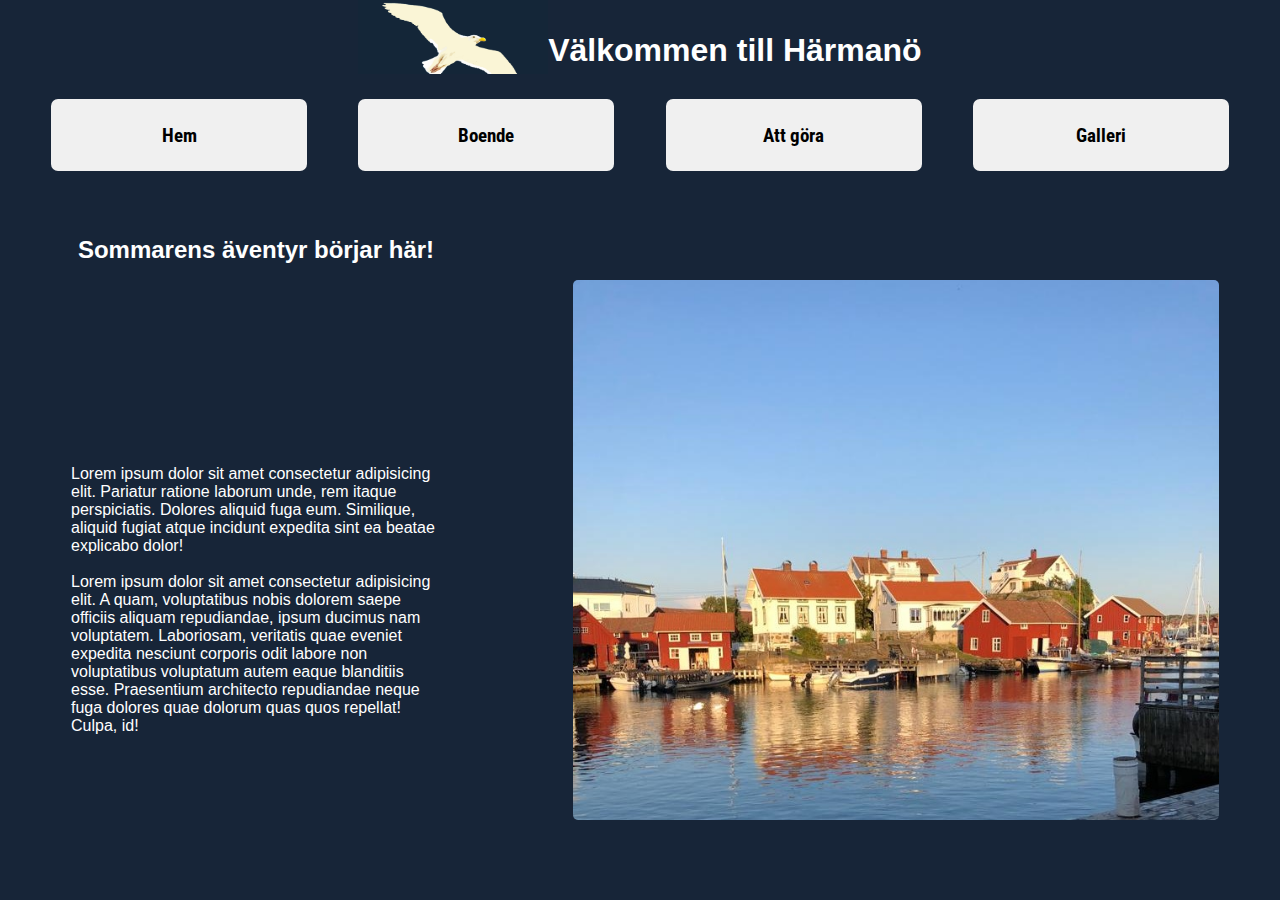
<file: index.html>
<!DOCTYPE html>
<html lang="en">
<head>
    <meta charset="UTF-8">
    <meta http-equiv="X-UA-Compatible" content="IE=edge">
    <meta name="viewport" content="width=device-width, initial-scale=1.0">
    <title>Välkommen till Härmanö</title>
    <link rel="stylesheet" href="css/style.css">
    <link rel="preconnect" href="https://fonts.googleapis.com">
    <link rel="preconnect" href="https://fonts.gstatic.com" crossorigin>
    <link href="https://fonts.googleapis.com/css2?family=Roboto+Condensed:wght@700&display=swap" rel="stylesheet">
</head>
<body>
    <div id="grid_wrapper">
        <header id="rubrik">
            <img src="img/webb-logga-2-v1.png" alt="Sidans logga" id="logga">
            <h1>Välkommen till Härmanö</h1>
        </header>
        <nav>

            <ul id="nav-links" > 
                <li><a href="index.html">Hem</a></li>
                <li><a href="boende.html">Boende</a></li>
                <li><a href="att_gora.html">Att göra</a></li>
                <li><a href="galleri.html">Galleri</a></li>
            </ul>

            <div id="burger">
                <div id="burger_button">
                <div id="line_1" class="burger_line"></div>
                <div id="line_2" class="burger_line"></div>
                <div id="line_3" class="burger_line"></div>
                </div>
            </div>
        </nav>
        <figure id="img-parent">
            <img src="img/start_img.jpg" alt="Bild på Härmanö" id="image_start">
        </figure>
        
        <article id="article_start">
                <h2>
                    Sommarens äventyr börjar här!
                </h2>
                <p>Lorem ipsum dolor sit amet consectetur adipisicing elit. Pariatur ratione laborum unde, rem itaque perspiciatis. Dolores aliquid fuga eum. Similique, aliquid fugiat atque incidunt expedita sint ea beatae explicabo dolor!
                    <br>
                    <br>Lorem ipsum dolor sit amet consectetur adipisicing elit. A quam, voluptatibus nobis dolorem saepe officiis aliquam repudiandae, ipsum ducimus nam voluptatem. Laboriosam, veritatis quae eveniet expedita nesciunt corporis odit labore non voluptatibus voluptatum autem eaque blanditiis esse. Praesentium architecto repudiandae neque fuga dolores quae dolorum quas quos repellat! Culpa, id!
                </p>
        </article>

    </div>
    <script src="js/script.js"></script>
</body>
</html>
</file>
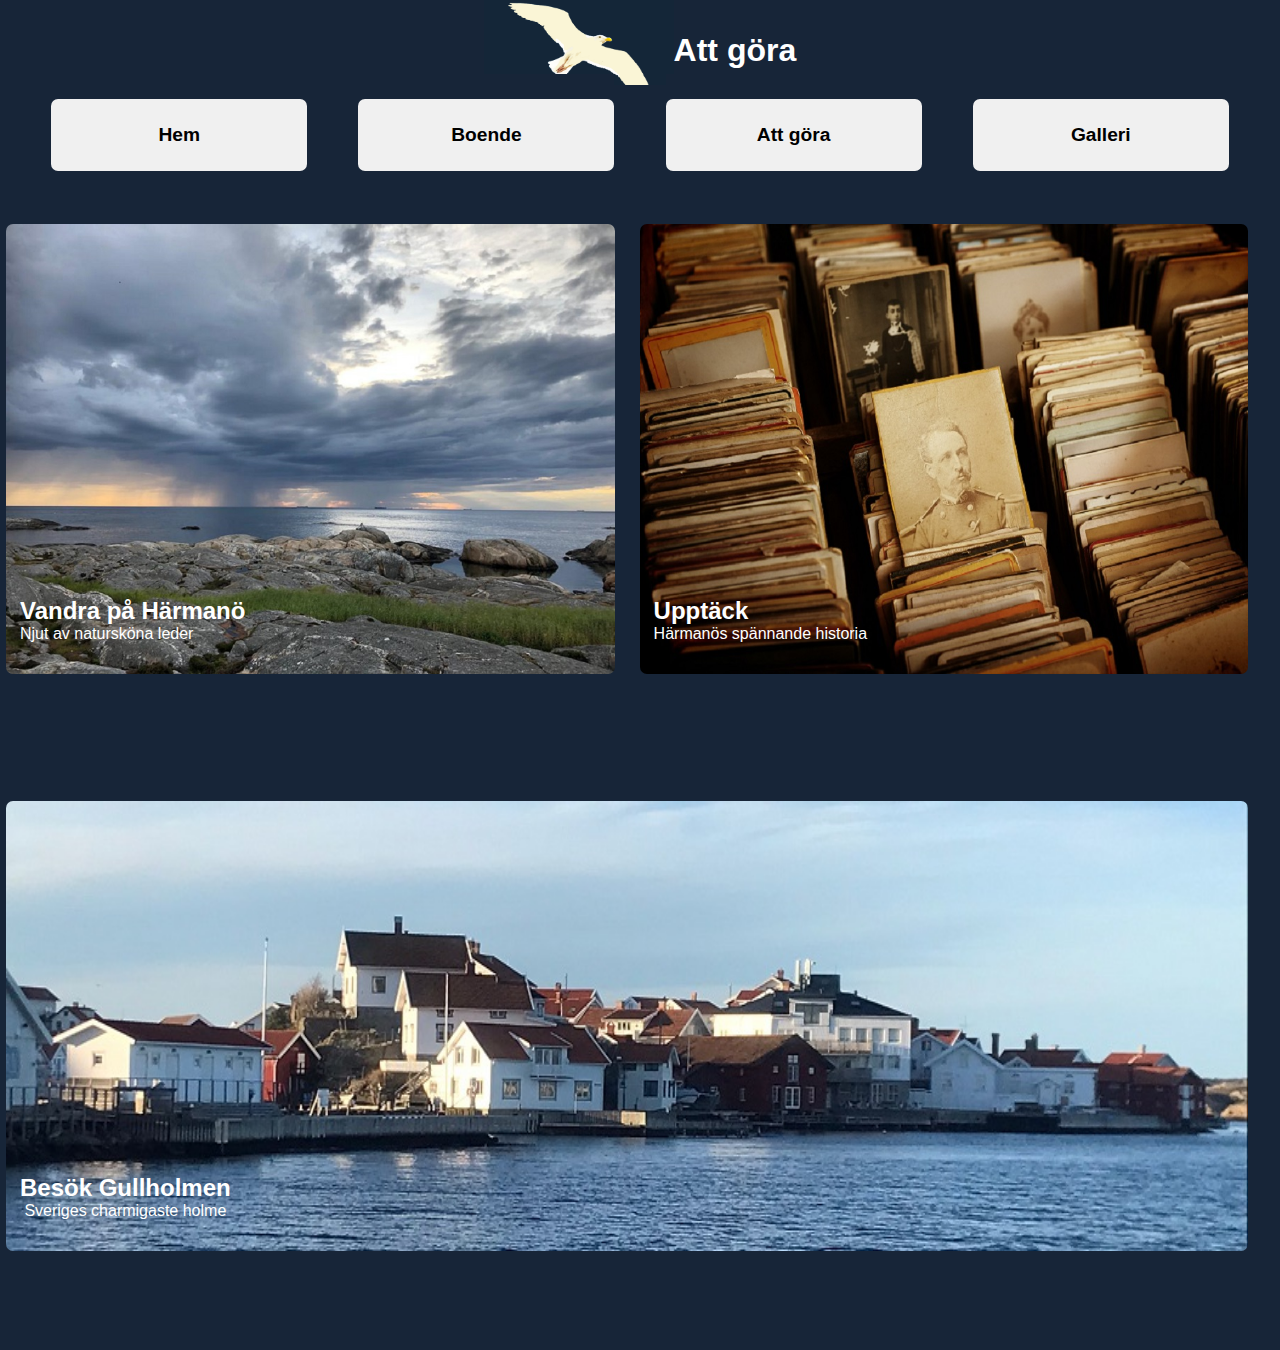
<file: att_gora.html>
<!DOCTYPE html>
<html lang="en">
<head>
    <meta charset="UTF-8">
    <meta http-equiv="X-UA-Compatible" content="IE=edge">
    <meta name="viewport" content="width=device-width, initial-scale=1.0">
    <title>Att göra på Härmanö</title>
    <link rel="stylesheet" href="css/style.css">
</head>
<body>
    <div id="grid_wrapper_att_gora">    
        <header id="rubrik">
            <img src="img/webb-logga-2-v1.png" alt="Sidans logga" id="logga">
            <h1>Att göra</h1>
        </header>

        <nav>
            <ul id="nav-links" > 
                <li><a href="index.html">Hem</a></li>
                <li><a href="boende.html">Boende</a></li>
                <li><a href="att_gora.html">Att göra</a></li>
                <li><a href="galleri.html">Galleri</a></li>
            </ul>

            <div id="burger">
                <div id="line_1" class="burger_line"></div>
                <div id="line_2" class="burger_line"></div>
                <div id="line_3" class="burger_line"></div>
            </div>
        </nav>

        <section id="activities">
            <a href="#" id="vandra_pa_harm">
                <img src="img/galleri_img1.jpg" alt="Bild på vandring" id="bild_pa_vandring">
                <div id="vandra_pa_harm_text">
                    <h2>Vandra på Härmanö</h2>
                    <p>Njut av natursköna leder</p>
                </div> 
            </a>

            <a href="#" id="upptack">
                <img src="img/mr-cup-fabien-barral-Fo5dTm6ID1Y-unsplash.jpg" alt="Bild på museum" id="bild_pa_museum">
                <article id="upptack_pa_harm_text">
                    <h2>Upptäck</h2>
                    <p>Härmanös spännande historia</p>
                </article> 
            </a>

            <a href="#" id="besok_gullh">
                <img src="img/gullholmen.jpg" alt="Bild på Gullholmen" id="bild_pa_gullh">
                <article id="besok_gullh_text">
                    <h2>Besök Gullholmen</h2>
                    <p>Sveriges charmigaste holme</p>
                </article> 
            </a>



        </section>


    </div>
    <script src="js/script_att_gora.js"></script>
    
</body>
</html>
</file>
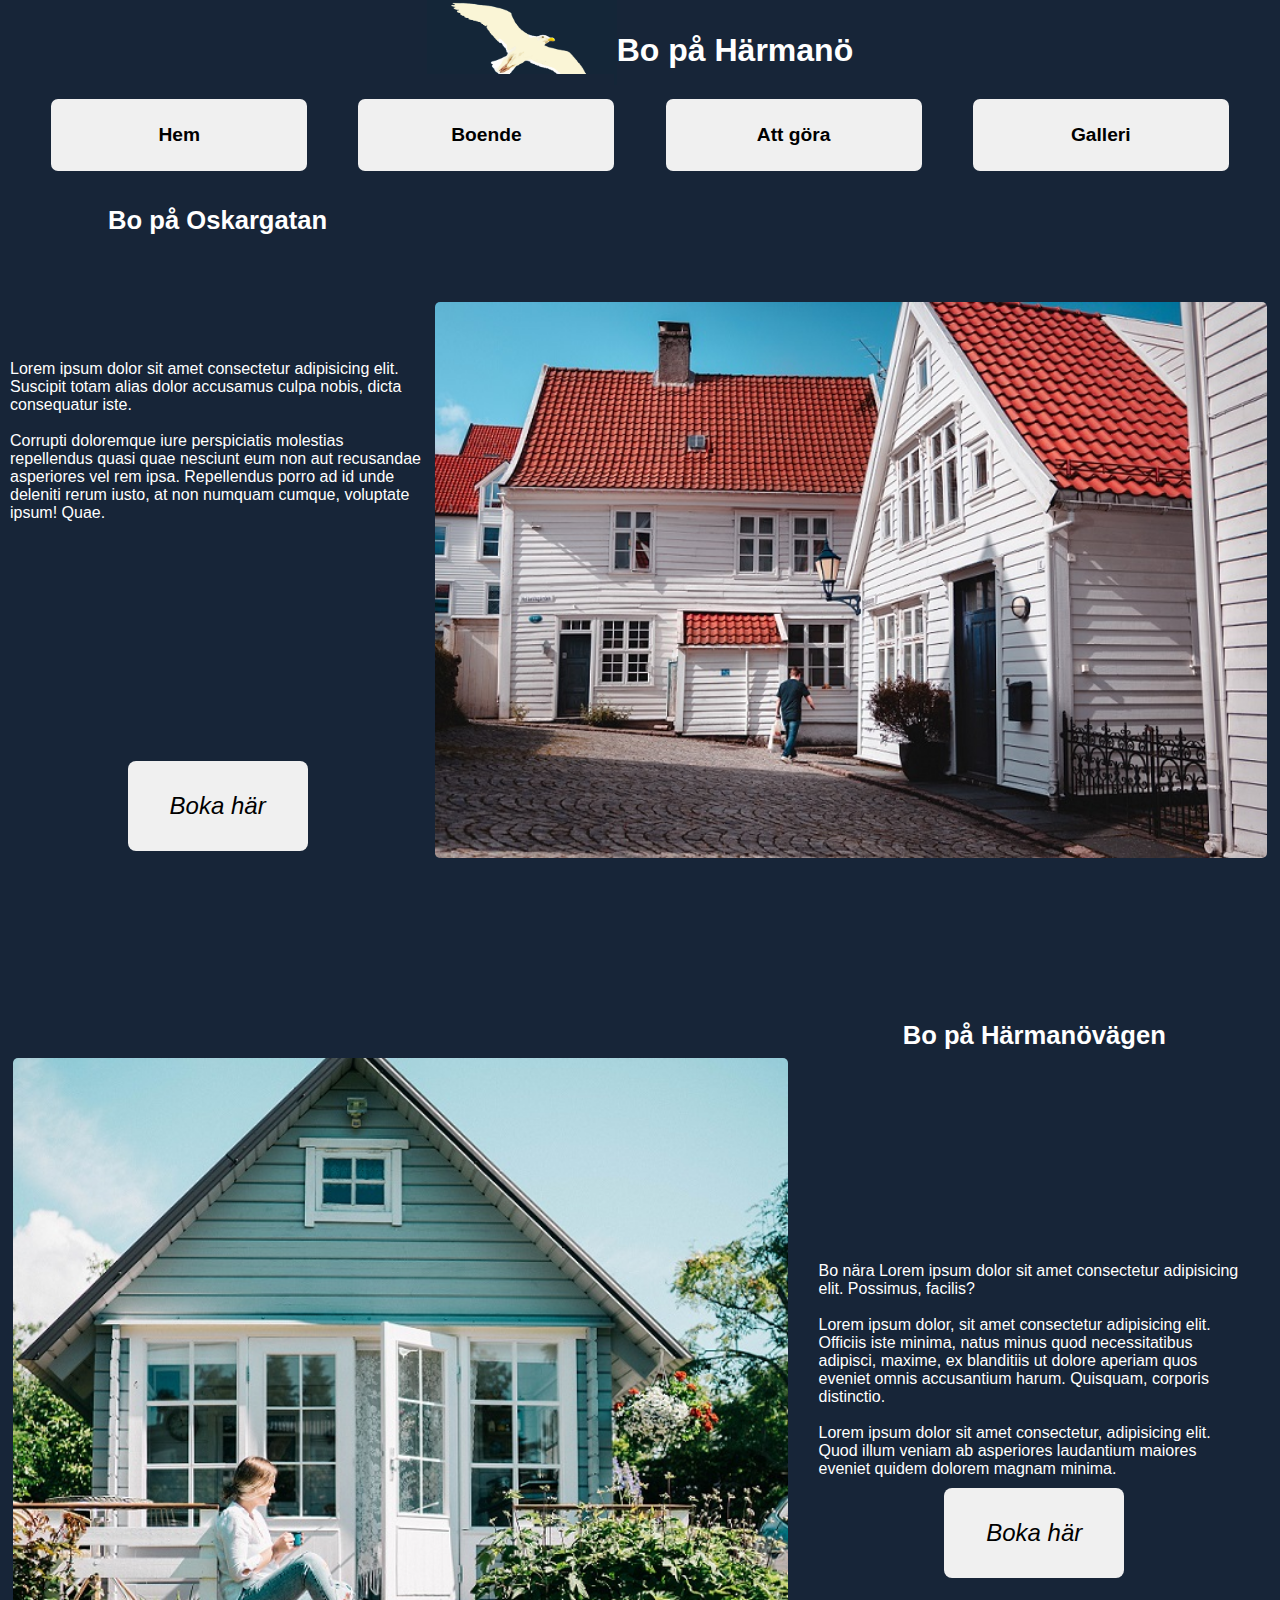
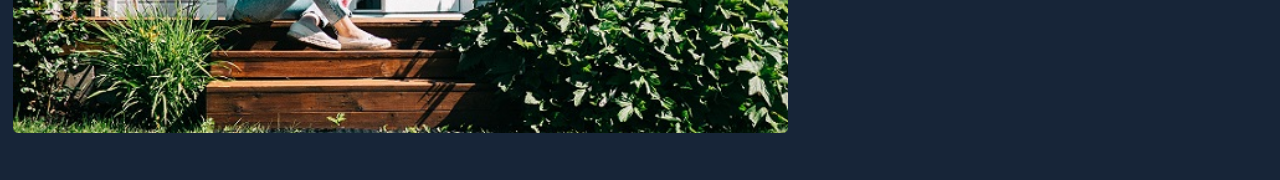
<file: boende.html>
<!DOCTYPE html>
<html lang="en">
<head>
    <meta charset="UTF-8">
    <meta http-equiv="X-UA-Compatible" content="IE=edge">
    <meta name="viewport" content="width=device-width, initial-scale=1.0">
    <title>Boende på Härmanö</title>
    <link rel="stylesheet" href="css/style.css">
</head>
<body>
    <div id="grid_wrapper_boende">
        <header id="rubrik">
            <img src="img/webb-logga-2-v1.png" alt="Sidans logga" id="logga">
            <h1>Bo på Härmanö</h1>
        </header>

        <nav>

            <ul id="nav-links" > 
                <li><a href="index.html">Hem</a></li>
                <li><a href="boende.html">Boende</a></li>
                <li><a href="att_gora.html">Att göra</a></li>
                <li><a href="galleri.html">Galleri</a></li>
            </ul>

            <div id="burger">
                <div id="line_1" class="burger_line"></div>
                <div id="line_2" class="burger_line"></div>
                <div id="line_3" class="burger_line"></div>
            </div>
        </nav>


        <section id="Harmanovagen">
            <h2 id="rubrik_harm">
                Bo på Härmanövägen
            </h2>
            <img src="img/img_harm.jpg" alt="Bild på Härmanövägen" id="bild_pa_harmanovagen">
            <div id="art_harm">
                <p id="desc_harm">
                    Bo nära Lorem ipsum dolor sit amet consectetur adipisicing elit. Possimus, facilis?                    
                    <br>
                    <br>
                    Lorem ipsum dolor, sit amet consectetur adipisicing elit. Officiis iste minima, natus minus quod necessitatibus adipisci, maxime, ex blanditiis ut dolore aperiam quos eveniet omnis accusantium harum. Quisquam, corporis distinctio.
                    <br>
                    <br>
                    Lorem ipsum dolor sit amet consectetur, adipisicing elit. Quod illum veniam ab asperiores laudantium maiores eveniet quidem dolorem magnam minima.
                </p>
                <a href="#" id="booking_button_harm">Boka här</a>
            </div>
        </section>

        <div id="oskargatan">
            <h2 id="rubrik_osk">
                Bo på Oskargatan
            </h2>
            <img src="img/img_osk.jpg" alt="Bild på Oskargatan" id="bild_pa_oskargatan">
            
            <div id="art_oskar">
                <p id="desc_osk">   
                    Lorem ipsum dolor sit amet consectetur adipisicing elit. Suscipit totam alias dolor accusamus culpa nobis, dicta consequatur iste. 
                    <br>
                    <br>
                    Corrupti doloremque iure perspiciatis molestias repellendus quasi quae nesciunt eum non aut recusandae asperiores vel rem ipsa. Repellendus porro ad id unde deleniti rerum iusto, at non numquam cumque, voluptate ipsum! Quae.                
                </p>
                <a href="#" id="booking_button_osk">
                    <p>Boka här</p>
                </a>
            </div>

        </div>


    </div>
    <script src="js/script.js"></script>
    
</body>
</html>
</file>
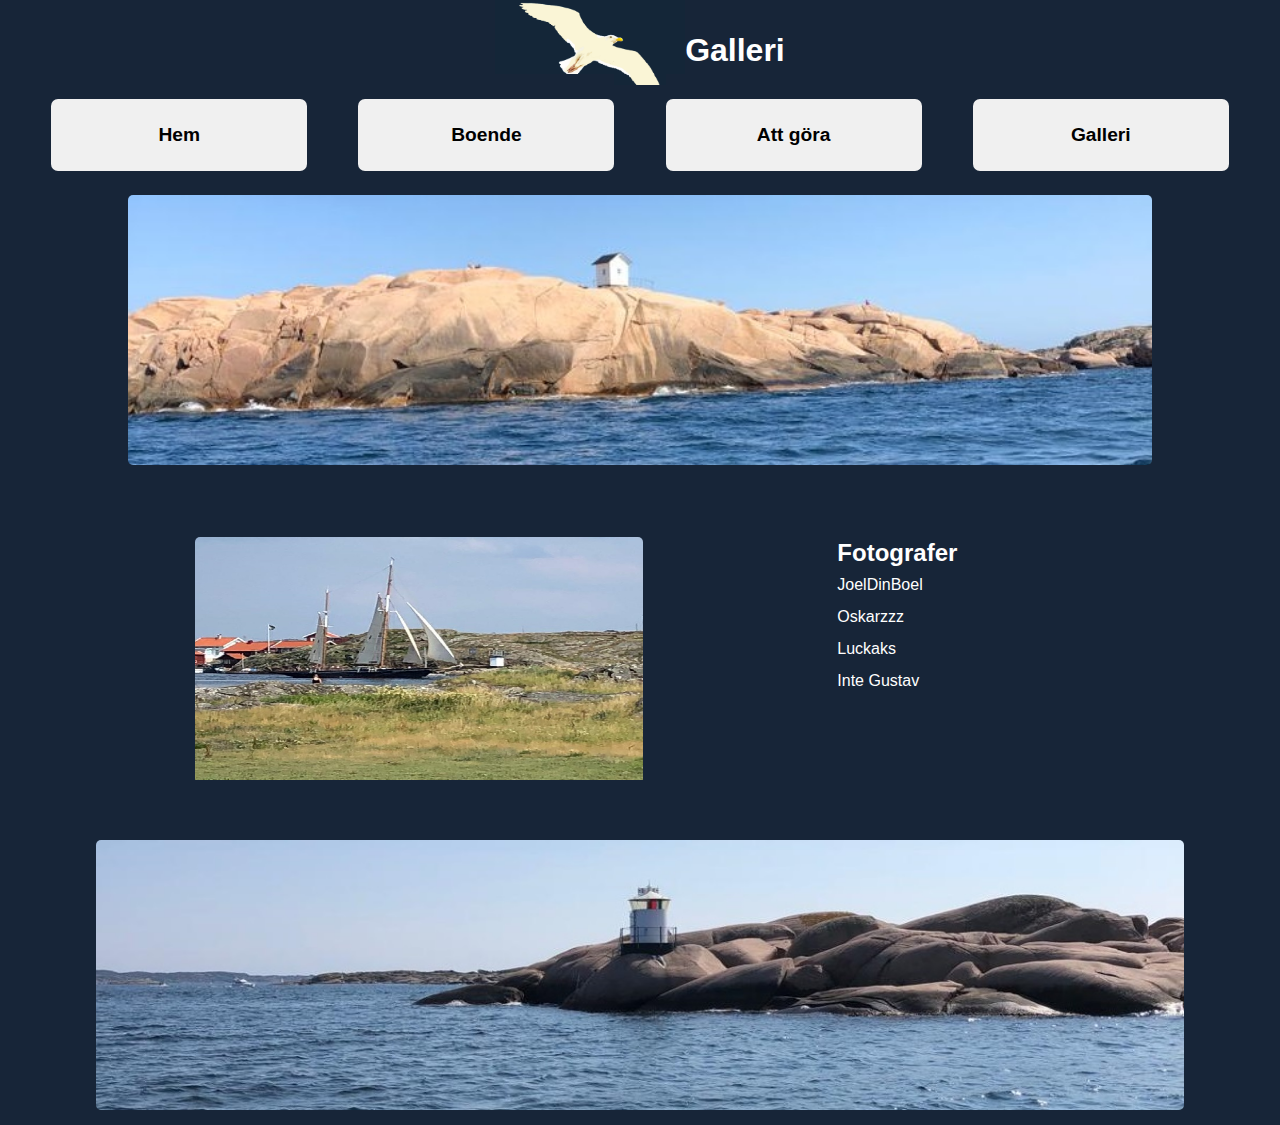
<file: galleri.html>
<!DOCTYPE html>
<html lang="en">
<head>
    <meta charset="UTF-8">
    <meta http-equiv="X-UA-Compatible" content="IE=edge">
    <meta name="viewport" content="width=device-width, initial-scale=1.0">
    <title>Galleri</title>
    <link rel="stylesheet" href="css/style.css">
</head>
<body>
    <div id="grid_wrapper_galleri">    
        <header id="rubrik">
            <img src="img/webb-logga-2-v1.png" alt="Sidans logga" id="logga">
            <h1>Galleri</h1>
        </header>

        <nav>

            <ul id="nav-links" > 
                <li><a href="index.html">Hem</a></li>
                <li><a href="boende.html">Boende</a></li>
                <li><a href="att_gora.html">Att göra</a></li>
                <li><a href="galleri.html">Galleri</a></li>
            </ul>

            <div id="burger">
                <div id="line_1" class="burger_line"></div>
                <div id="line_2" class="burger_line"></div>
                <div id="line_3" class="burger_line"></div>
            </div>
        </nav>

        <section id="fotografer_och_bilder">
            
                <img src="img/IMG-20220305-WA0003.jpg" alt="En fin bild på Härmanö" id="static_img1">
    
            <article id="fotografer">   
                <h2>Fotografer</h2>
                <ul>
                    <li>
                        <p>JoelDinBoel</p>
                    </li>
                </ul>
                <ul>
                    <li>
                        <p>Oskarzzz</p>
                    </li>
                </ul>
                <ul>
                    <li>
                        <p> Luckaks</p>
                    </li>
                </ul>
                <ul>
                    <li>
                        <p> Inte Gustav</p>
                    </li>
                </ul>
            </article>
        </section>
        <figure id="static_img2_parent">
            <img src="img/webb_img2.jpg" alt="En till fin bild på Härmanö" id="static_image2" >
        </figure>


        <div id="slideshow_container">
            <img src="img/harmano_2.jpg" alt="Första bilden i bildspelet" class="slideshow">
            <img src="img/bildspel1.jpg" alt="Första bilden i bildspelet" class="slideshow">
        </div>

    </div>
    <script src="js/script.js"></script>
    
</body>
</html>
</file>
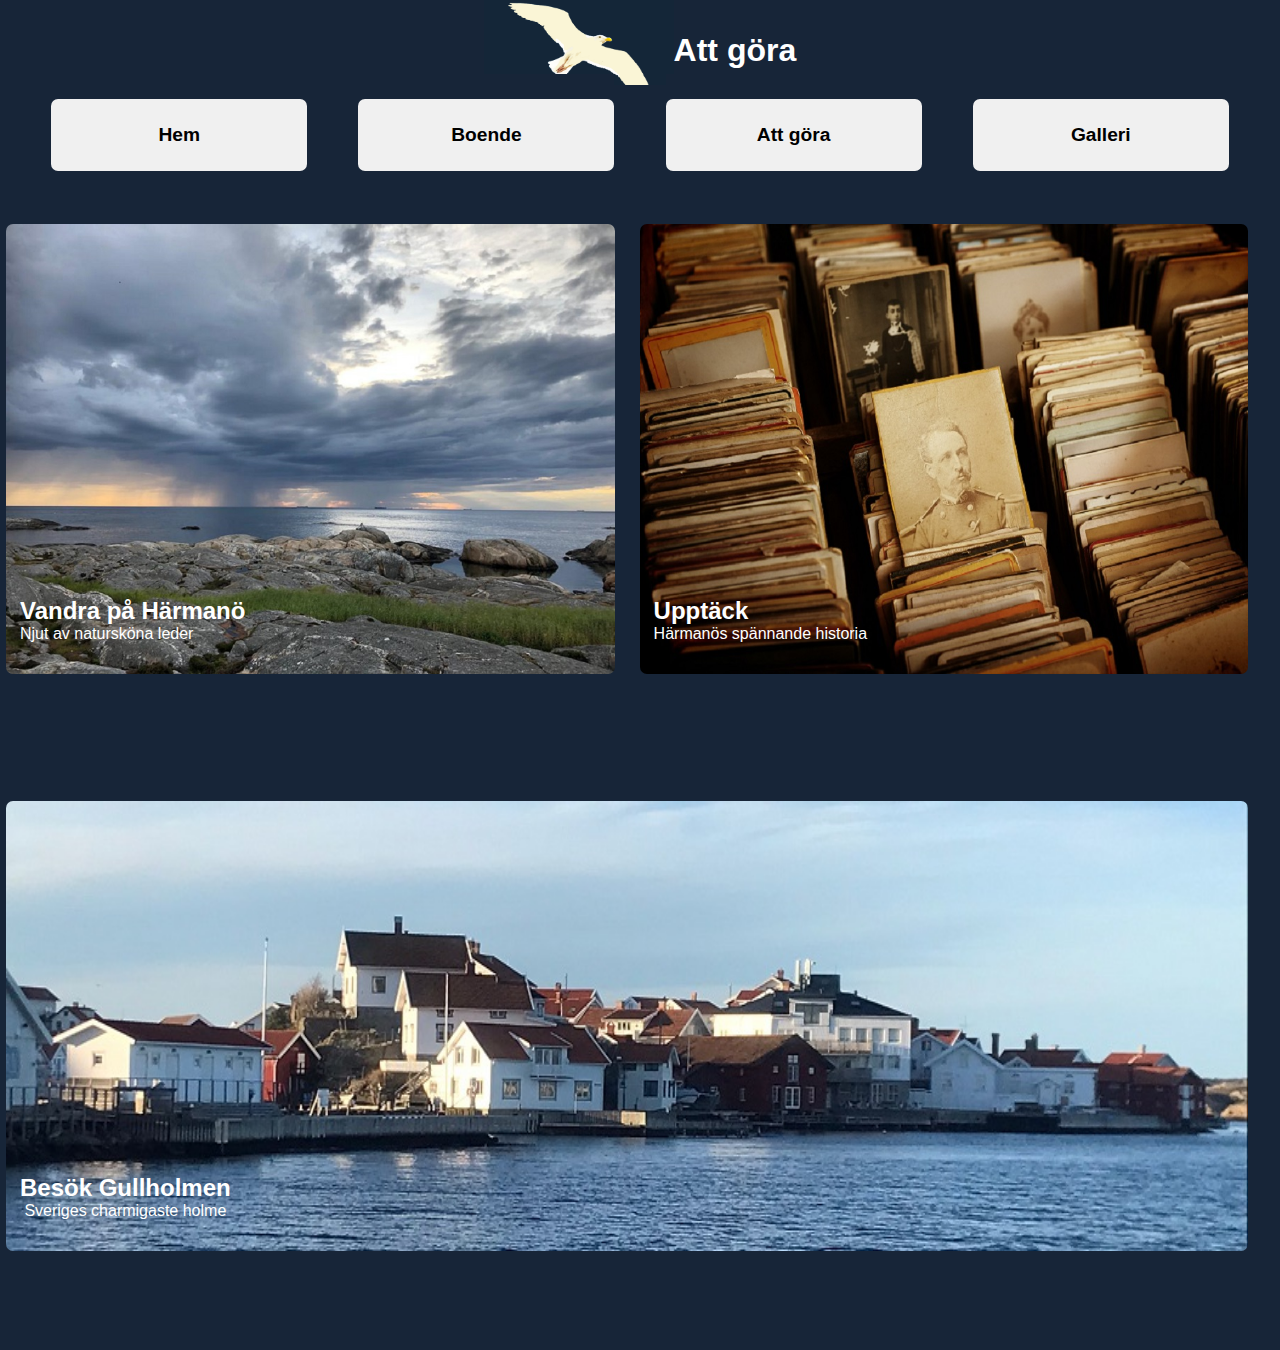
<file: index_att_gora.html>
<!DOCTYPE html>
<html lang="en">
<head>
    <meta charset="UTF-8">
    <meta http-equiv="X-UA-Compatible" content="IE=edge">
    <meta name="viewport" content="width=device-width, initial-scale=1.0">
    <title>Att göra på Härmanö</title>
    <link rel="stylesheet" href="css/style.css">
</head>
<body>
    <div id="grid_wrapper_att_gora">    
        <header id="rubrik">
            <img src="img/webb-logga-2-v1.png" alt="Sidans logga" id="logga">
            <h1>Att göra</h1>
        </header>

        <nav>
            <ul id="nav-links" > 
                <li><a href="index.html">Hem</a></li>
                <li><a href="index_boende.html">Boende</a></li>
                <li><a href="index_att_gora.html">Att göra</a></li>
                <li><a href="galleri.html">Galleri</a></li>
            </ul>

            <div id="burger">
                <div id="line_1" class="burger_line"></div>
                <div id="line_2" class="burger_line"></div>
                <div id="line_3" class="burger_line"></div>
            </div>
        </nav>

        <div id="activities">
            <a href="#" id="vandra_pa_harm">
                <img src="img/galleri_img1.jpg" alt="Bild på vandring" id="bild_pa_vandring">
                <div id="vandra_pa_harm_text">
                    <h2>Vandra på Härmanö</h2>
                    <p>Njut av natursköna leder</p>
                </div> 
            </a>

            <a href="#" id="upptack">
                <img src="img/mr-cup-fabien-barral-Fo5dTm6ID1Y-unsplash.jpg" alt="Bild på museum" id="bild_pa_museum">
                <div id="upptack_pa_harm_text">
                    <h2>Upptäck</h2>
                    <p>Härmanös spännande historia</p>
                </div> 
            </a>

            <a href="#" id="besok_gullh">
                <img src="img/gullholmen.jpg" alt="Bild på Gullholmen" id="bild_pa_gullh">
                <div id="besok_gullh_text">
                    <h2>Besök Gullholmen</h2>
                    <p>Sveriges charmigaste holme</p>
                </div> 
            </a>



        </div>


    </div>
    <script src="js/script_att_gora"></script>
    
</body>
</html>
</file>
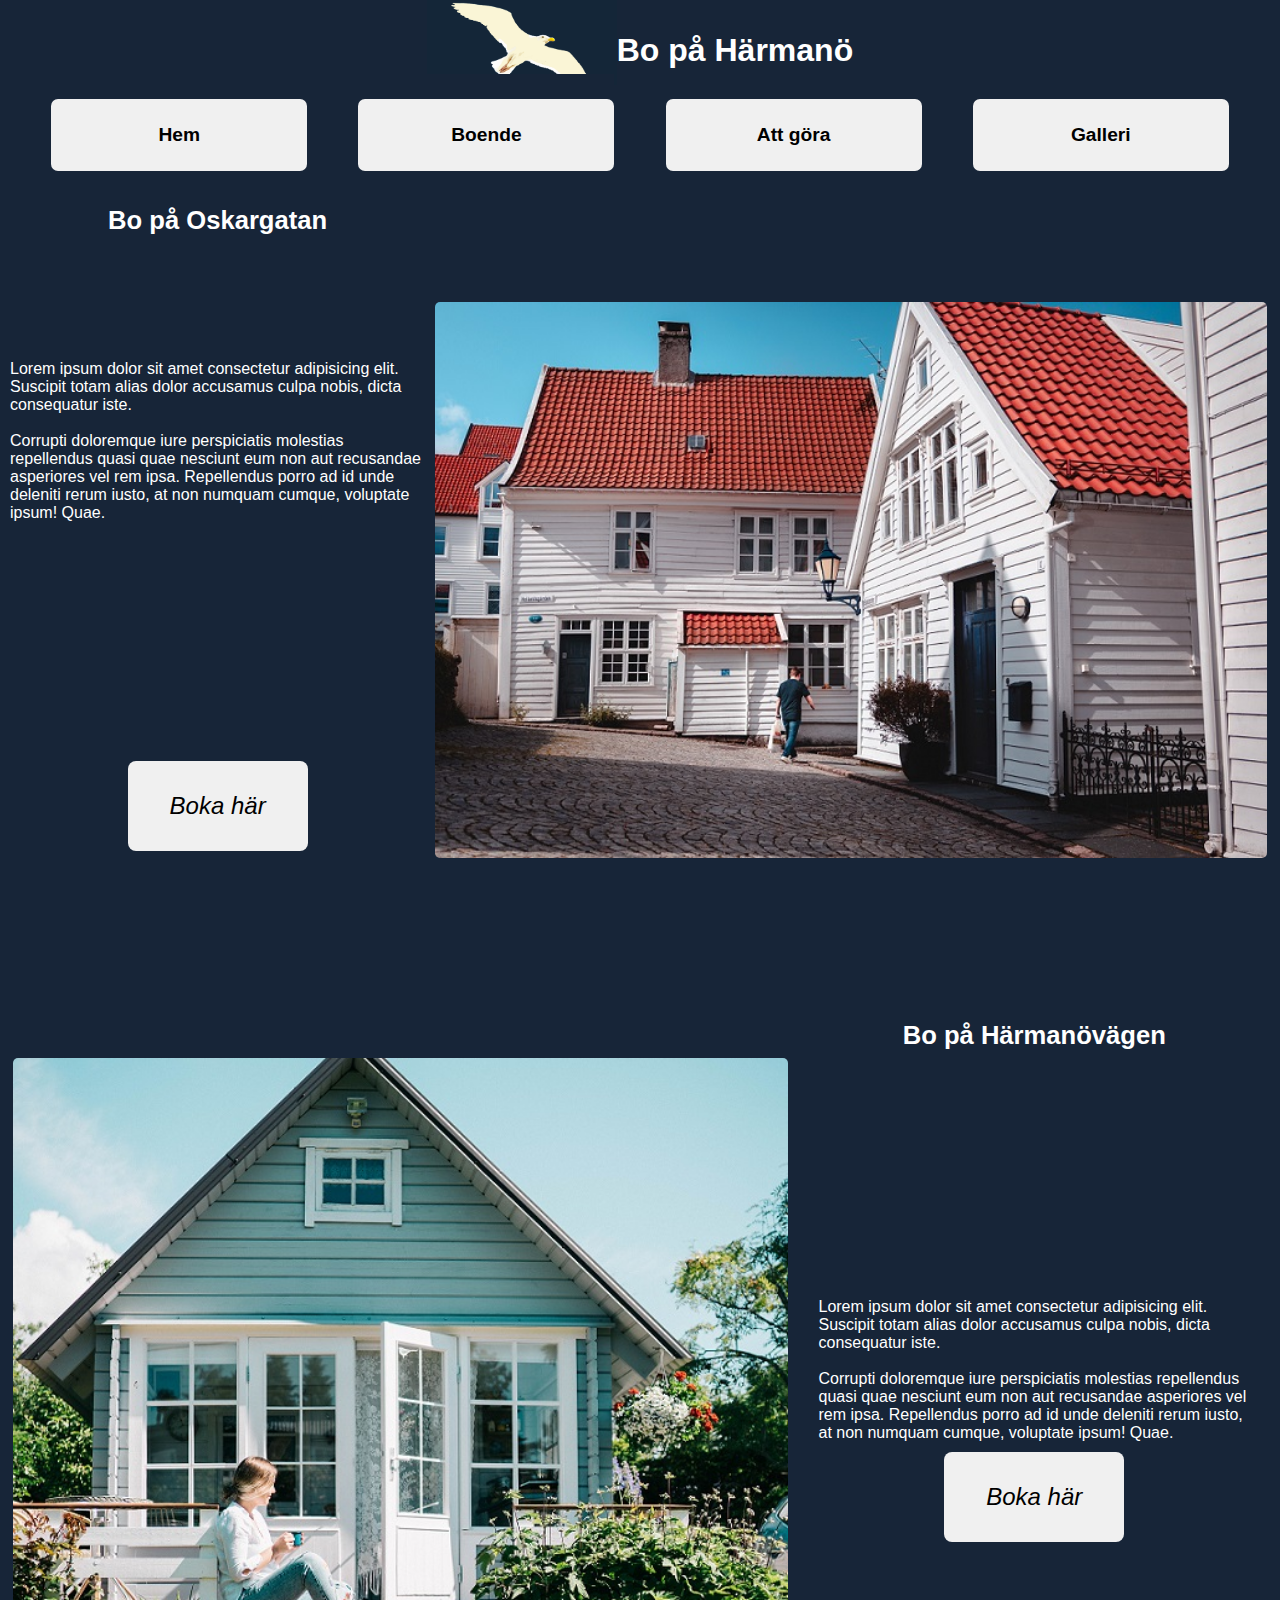
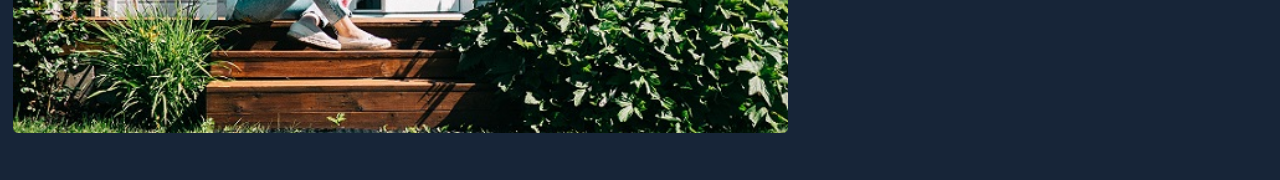
<file: index_boende.html>
<!DOCTYPE html>
<html lang="en">
<head>
    <meta charset="UTF-8">
    <meta http-equiv="X-UA-Compatible" content="IE=edge">
    <meta name="viewport" content="width=device-width, initial-scale=1.0">
    <title>Boende på Härmanö</title>
    <link rel="stylesheet" href="css/style.css">
</head>
<body>
    <div id="grid_wrapper_boende">
        <header id="rubrik">
            <img src="img/webb-logga-2-v1.png" alt="Sidans logga" id="logga">
            <h1>Bo på Härmanö</h1>
        </header>

        <nav>

            <ul id="nav-links" > 
                <li><a href="index.html">Hem</a></li>
                <li><a href="index_boende.html">Boende</a></li>
                <li><a href="index_att_gora.html">Att göra</a></li>
                <li><a href="galleri.html">Galleri</a></li>
            </ul>

            <div id="burger">
                <div id="line_1" class="burger_line"></div>
                <div id="line_2" class="burger_line"></div>
                <div id="line_3" class="burger_line"></div>
            </div>
        </nav>


        <div id="Harmanovagen">
            <h2 id="rubrik_harm">
                Bo på Härmanövägen
            </h2>
            <img src="img/img_harm.jpg" alt="Bild på Härmanövägen" id="bild_pa_harmanovagen">
            <div id="art_harm">
                <p id="desc_harm">
                    Lorem ipsum dolor sit amet consectetur adipisicing elit. Suscipit totam alias dolor accusamus culpa nobis, dicta consequatur iste. 
                    <br>
                    <br>
                    Corrupti doloremque iure perspiciatis molestias repellendus quasi quae nesciunt eum non aut recusandae asperiores vel rem ipsa. Repellendus porro ad id unde deleniti rerum iusto, at non numquam cumque, voluptate ipsum! Quae.
                </p>
                <a href="#" id="booking_button_harm">Boka här</a>
            </div>
        </div>

        <div id="oskargatan">
            <h2 id="rubrik_osk">
                Bo på Oskargatan
            </h2>
            <img src="img/img_osk.jpg" alt="Bild på Oskargatan" id="bild_pa_oskargatan">
            
            <div id="art_oskar">
                <p id="desc_osk">   
                    Lorem ipsum dolor sit amet consectetur adipisicing elit. Suscipit totam alias dolor accusamus culpa nobis, dicta consequatur iste. 
                    <br>
                    <br>
                    Corrupti doloremque iure perspiciatis molestias repellendus quasi quae nesciunt eum non aut recusandae asperiores vel rem ipsa. Repellendus porro ad id unde deleniti rerum iusto, at non numquam cumque, voluptate ipsum! Quae.                
                </p>
                <a href="#" id="booking_button_osk">
                    <p>Boka här</p>
                </a>
            </div>

        </div>


    </div>
    <script src="js/script.js"></script>
    
</body>
</html>
</file>
<file: css/style.css>
*{
    margin: 0;
    padding: 0;
    box-sizing: border-box;
    background-color: rgb(23, 37, 56);
    color: white;
    font-family: 'Trebuchet MS', 'Lucida Sans Unicode', 'Lucida Grande', 'Lucida Sans', Arial, sans-serif;
}

#grid_wrapper_galleri.no_scroll{
    overflow-y: hidden;
    overflow: hidden;
}

#grid_wrapper_boende.no_scroll{
    overflow-y: hidden;
    overflow: hidden;
}

#grid_wrapper.no_scroll{
    overflow-y: hidden;
    overflow: hidden;
}

#grid_wrapper_att_gora.no_scroll{
    overflow-y: hidden;
    overflow: hidden;
}


/*Här börjar stylingen för galleri-sidan*/

#grid_wrapper_galleri{
    height: 110vh;
    width: 100%;
    display: grid;
    grid-template-rows: 100px 40vh 40vh 30vh;
    grid-template-columns: 5fr 1fr;
    grid-template-areas: 
    "hdr nav"
    "all all"
    "im2 im2"
    "sls sls"
    ;
    background-color: rgb(23, 37, 56);
}

.no_scroll{
    overflow-y: hidden;
}

#fotografer_och_bilder{
    grid-area: all;
    display: flex;
    justify-content: space-evenly;
    padding-right: 10vw;
    padding-top: 3vh;
    color: white;
    background-color: rgb(23, 37, 56);
}

#fotografer ul{
    list-style: none;
}

#fotografer{
    line-height: 2rem;
}

#static_img1{
    width: 35vw;
    height: 30vh;
    border-radius: 5px;
}

#static_img2_parent{
    grid-area: im2;
    width: 100%;
    height: 30vh;
    display: flex;
    justify-content: center;
    align-items: center;
}

#static_image2{
    width: 95vw;
    height: inherit;
    border-radius: 5px;
}

#slideshow_container{
    grid-area: sls;
    width: 100%;
    height: 30vh;
    background-color: rgb(23, 37, 56);
    display: flex;
    justify-content: center;
    align-items: flex-start;
}

.slideshow{
    width: 95vw;
    height: 30vh;
    border-radius: 5px;
    transition: all 1s;
}

/*Här slutar stylingen för galleri-sidan*/

/*Här börjar stylingen för Att göra-sidan*/
#grid_wrapper_att_gora{
    height: 175vh;
    width: 100%;
    display: grid;
    grid-template-columns: 5fr 1fr;
    grid-template-rows: 100px 1fr;
    grid-template-areas: 
    "hdr nav"
    "act act" 
    ;
    background-color: rgb(23, 37, 56);
}

#activities{
    grid-area: act;
    display: flex;
    justify-content: space-around;
    align-items: center;
    flex-direction: column;
    height: auto;
    width: 99%;
    padding-bottom: 5px;
}

#besok_gullh{
    text-decoration: none;
    position: relative;
    height: 50vh;
    width: 98%;
    right: 0;
    display: flex;
    justify-content: center;
    align-items: flex-start;
}

#besok_gullh.gone{
    display: none;
}

#bild_pa_gullh{
    height: inherit;
    width: inherit;
    position: relative;
    bottom: 0;
    border-radius: 7px;
}

#besok_gullh_text{
    position: absolute;
    bottom: 10%;
    color: white;
    left: 20px;
    height: 2rem;
    width: auto;
    display: flex;
    flex-direction: column;
    justify-content: space-evenly;
    align-items: center;
    background-color: transparent;
}

#besok_gullh_text h2{
    background-color: transparent;
}

#besok_gullh_text p{
    background-color: transparent;
}

#vandra_pa_harm{
    text-decoration: none;
    position: relative;
    height: 50vh;
    width: 98%;
    right: 0;
    display: flex;
    justify-content: center;
    align-items: center;
}

#vandra_pa_harm.gone{
    display: none;
}

#vandra_pa_harm_text{
    position: absolute;
    bottom: 10%;
    color: white;
    left: 20px;
    height: 2rem;
    width: auto;
    display: flex;
    flex-direction: column;
    justify-content: space-evenly;
    align-items: flex-start;
    background-color: transparent;
}

#vandra_pa_harm_text p{
    background-color: transparent;
}

#vandra_pa_harm_text h2{
    background-color: transparent;
}


#bild_pa_vandring{
    height: inherit;
    width: inherit;
    position: relative;
    bottom: 0;
    border-radius: 7px;
}

#upptack{
    text-decoration: none;
    position: relative;
    height: 50vh;
    width: 98%;
    right: 0;
    display: flex;
    justify-content: center;
    align-items: center;
}

#upptack.gone{
    display: none;
}

#upptack_pa_harm_text{
    position: absolute;
    bottom: 10%;
    color: white;
    left: 20px;
    height: 2rem;
    width: auto;
    display: flex;
    flex-direction: column;
    justify-content: space-evenly;
    align-items: flex-start;
    background-color: transparent;
}

#upptack_pa_harm_text p{
    background-color: transparent;
}

#upptack_pa_harm_text h2{
    background-color: transparent;
}

#bild_pa_museum{
    height: inherit;
    width: inherit;
    position: relative;
    bottom: 0;
    border-radius: 7px;
}

/*Här slutar stylingen för Att göra sidan*/

/*Här börjar stylingen för boendesidan*/

#grid_wrapper_boende{
    height: 250vh;
    width: 100%;    
    display: grid;
    grid-template-columns: 5fr 1fr; /*Kanske ändra sista till 50px*/
    grid-template-rows:100px 1fr 1fr ;
    grid-template-areas: 
    "hdr nav"
    "bo1 bo1"
    "bo2 bo2"
    ;
}

#Harmanovagen{
    grid-area: bo1;
    display: flex;
    flex-direction: column;
    justify-content: space-evenly;
    align-items: center;
    background-color: rgb(23, 37, 56);

}

#rubrik_harm{
    font-size: 1.6rem;
}

#bild_pa_harmanovagen{
    height: auto;
    width: 80vw;
    border-radius: 3px;
}   

#desc_harm{
    padding: 10px;
    padding-top: 0px;
    font-family: 'Oxygen', sans-serif;
    
}

#booking_button_harm{
    background-color: rgb(240, 240, 240);
    width: 40vw;
    height: 10vh;
    border-radius: 8px;
    display: flex;
    justify-content: center;
    align-items: center;
    color: black;
    font-size: 1.5rem;
    font-style: italic;
    text-decoration: none;
}

#art_harm{
    display: flex;
    justify-content: space-around;
    align-items: center;
    flex-direction: column;
}

#oskargatan{
    grid-area: bo2;
    display: flex;
    flex-direction: column;
    justify-content: space-evenly;
    align-items: center;
    background-color: rgb(23, 37, 56);
}

#rubrik_osk{
    font-size: 1.6rem;
}

#bild_pa_oskargatan{
    height: auto;
    width: 80vw;
    border-radius: 3px;
}

#desc_osk{
    padding: 10px;
    padding-top: 0px;
    font-family: 'Oxygen', sans-serif;
}

#booking_button_osk{
    background-color: rgb(240, 240, 240);
    width: 40vw;
    height: 10vh;
    border-radius: 8px;
    display: flex;
    justify-content: center;
    align-items: center;
    color: black;
    font-size: 1.5rem;
    font-style: italic;
    text-decoration: none;
}

#booking_button_osk p{
    background-color: rgb(240, 240, 240);
    color: black;
}

#art_oskar{
    display: flex;
    justify-content: space-around;
    align-items: center;
    flex-direction: column;
}

#article_boende {
    display: none;
}


/*Här slutar stylingen för boendesidan*/


/*Styling för startsidan nedanför*/

#grid_wrapper{
    height: 120vh;
    width: 100%;
    display: grid;
    grid-template-columns: 1fr 3fr 1fr 50px;
    grid-template-rows: 100px 2fr 1fr;
    grid-template-areas: 
    "hdr hdr hdr nav"
    "img img img img"
    "art art art art"
    ;
}

#rubrik{
    grid-area: hdr;
    font-family: 'Trebuchet MS', 'Lucida Sans Unicode', 'Lucida Grande', 'Lucida Sans', Arial, sans-serif;
    display: flex;
    justify-content: center;
    align-items: center;
    background-color: rgb(23, 37, 56);
    color: white;
}

#logga{
    height: 100px;
    width: auto;
}

nav{
    grid-area: nav;
    display: flex;
    align-items: center;
    justify-content: center;
    border-left: 5px solid white;
    z-index: 20;
}

#nav-links{
    transition: all 0.5s;
    position: absolute;
    top: -100vh;
    height: 100vh;
    width: 100vw;
    display: flex;
    flex-direction: column;
    justify-content:space-around;
    background-color: white;
    left: 0;
    list-style: none;
}

#nav-links a {
    text-decoration: none;
    color: black;
    height: 80px; 
    background-color: rgb(240, 240, 240);
    display: flex;
    justify-content: center;
    align-items: center;
    font-family: 'Roboto Condensed', sans-serif;
    font-weight: bold;
    margin-top: 50px;
    font-size: 1.2rem; 
    transition: font-size 0.3s
}


#nav-links a:hover{
    font-size: 1.4rem;
}

#nav-links.nav-active{
    background-color: rgb(23, 37, 56);
}

.nav-active {
    transform: translateY(100vh);
    position: absolute;
    
}

.burger_line {
    width: 25px;
    height: 3px;
    background-color: white;
    margin: 5px;
    border-radius: 2px;
    transition: all 0.5s;
}

.crossed_line #line_2 {
    opacity: 0;
}

.crossed_line #line_1 {
    transform: rotate(-45deg) translate(-5px, 6px);
    background-color: white;
}

.crossed_line #line_3 {
    transform: rotate(45deg) translate(-5px, -6px);
    background-color: white;
}

#burger {
    cursor: pointer;
    width: max-content;
    margin-bottom: 10px;
    position: relative;
}


#image_start{
    width: 400px;
    height: 50vh;
    border-radius: 5px;
}

#img-parent{
    grid-area: img;
    background-color: rgb(23, 37, 56);
    height: auto;
    width: 100%;
    display: flex;
    justify-content: center;
    align-items: center;
}

#article_start {
    grid-area: art;
    display: flex;
    flex-direction: column;
    justify-content: space-evenly;
    align-items: center;
    display: grid;
    grid-template-columns: 1fr;
    grid-template-rows: 1fr 6fr;
    grid-template-areas:  
    "rbk rbk"
    "txt txt"
    ;
    margin-left: 0px;
    width: 100%;
}

#article_start h2{
    grid-area: rbk;
    display: flex;
    justify-content: center;
    font-family: 'Trebuchet MS', 'Lucida Sans Unicode', 'Lucida Grande', 'Lucida Sans', Arial, sans-serif;
    background-color: rgb(23, 37, 56);
    color: white;
}

#article_start p{
    background-color: rgb(23, 37, 56);
    grid-area: txt;
    padding: 7px;
}

@media screen and (min-width:900px) {

    /*Här är stylingen för desktop-versionen av startsidan*/
    #grid_wrapper{
        height: 100vh;
        width: 100%;
        display: grid;
        grid-template-columns: 1fr 1fr 1fr 1fr 1fr;
        grid-template-rows: 100px 100px 1fr 1fr 1fr;
        grid-template-areas: 
        "hdr hdr hdr hdr hdr"
        "nav nav nav nav nav"
        "art art img img img"
        "art art img img img"
        "art art img img img"
        ;
    }

    #img-parent{
        grid-area: img;
    }

    #image_start{
        width: auto;
        height: 60vh;
        background-color: rgb(23, 37, 56);
        border-radius: 5px;
    }

    #article_start p{
        grid-area: txt;
        font-size: 1rem;
        background-color: rgb(23, 37, 56);
        color: white;
    }

    #burger{
        display: none;
    }

    #nav-links{
        top: 85px;
        height: 50px;
        width: 100%;
        display: flex;
        flex-direction: row;
        justify-content:space-evenly;
        align-items: center;
        margin-left: 0;
        background-color: rgb(23, 37, 56);
        color: white;
    }

    #nav-links a {
        height: inherit;
        width: 20vw;
        border-radius: 7px;
        font-size: 1.2rem;
    }

    #nav-links li{
        height: 8vh;
        display: flex;
        justify-content: center;
        align-items: center;
    }

    nav{
        grid-area: nav;
        display: flex;
        flex-direction: row;
        align-items: flex-end;
        justify-content: space-around;
        background-color: rgb(23, 37, 56);
        border: none;
    }

    .nav-active{
        transform: none;
    }

    #article_start{
        width: 40vw;
        padding-left: 5vw;
        padding-right: 5vw;
    }

    /*Här kommer stylingen för desktop-versionen av boendesidan*/

    #grid_wrapper_boende{
        height: 175vh;
        width: 100%;
        display: grid;
        grid-template-columns: 1fr 1fr;
        grid-template-rows:100px 50px 1fr 1fr ;
        grid-template-areas: 
        "hdr hdr"
        "nav nav"
        "bo1 bo1"
        "bo2 bo2"
        ;
        
    }

    #oskargatan{
        grid-area: bo1;
        display: grid;
        grid-template-columns: 1fr 1fr;
        grid-template-rows: 50px 1fr;
        grid-template-areas: 
        "rbk img"
        "art img"
        ;
        padding-top: 5vh;
        background-color: rgb(23, 37, 56);
    }

    #rubrik_osk{
        grid-area: rbk;
        display: flex;
        justify-content: center;
    }

    #art_oskar{
        grid-area: art;
        display: flex;
        flex-direction: column;
        align-items: center;
        justify-content: space-around;
        font-size: 1rem;  
        height: 80vh; 
    }

    #bild_pa_oskargatan{
        grid-area: img;
        width: 65vw;
        height: auto;
        bottom: 0;
        border-radius: 5px;
        margin-right: 1vw;
    }

    #booking_button_osk{
        width: 180px;
    }

    #booking_button_harm{
        width: 180px;
    }


    #Harmanovagen{
        grid-area: bo2;
        display: grid;
        grid-template-columns: 1fr 1fr;
        grid-template-rows: 50px 1fr;
        grid-template-areas: 
        "img rbk"
        "img art"
        ;  
        padding-top: 5vh;
        background-color: rgb(23, 37, 56);
    }

    #bild_pa_harmanovagen{
        grid-area: img;
        width: auto;
        height: 75vh;
        top: 0;
        border-radius: 5px;
        margin-left: 1vw;
    }

    #art_harm{
        grid-area: art;
        display: flex;
        flex-direction: column;
        align-items: center;
        justify-content: center;
        font-size: 1rem;  
        height: 80vh; 
        padding-left: 20px;
        padding-right: 20px;
    }

    #rubrik_harm{
        grid-area: rbk;
        display: flex;
        justify-content: center;
        height: auto;
    }


    /*Här börjar stylingen för desktop-versionen av att göra-sidan.*/

    #grid_wrapper_att_gora{
        display: grid;
        height: 150vh;
        grid-template-columns: 1fr;
        grid-template-rows: 100px 50px 1fr ;
        grid-template-areas: 
        "hdr"
        "nav"
        "act"
        ;
    }

    #activities{
        display: grid;
        grid-area: act;
        grid-template-columns: 1fr 1fr;
        grid-template-rows: 1fr 1fr;
        grid-template-areas: 
        "act1 act2"
        "act3 act3"
        ;
    }
    
    #vandra_pa_harm{
        grid-area: act1;
    }

    #upptack{
        grid-area: act2;
    }

    #besok_gullh{
        grid-area: act3;
        top: -20px;
        width: 99%;
    }

    #upptack:hover{ 
        filter: brightness(120%);
        transition: all 0.5s;
    }

    #vandra_pa_harm:hover{
        filter: brightness(120%);
        transition: all 0.5s;
    }

    #besok_gullh:hover{
        filter: brightness(120%);
        transition: all 0.5s;
    }

    #grid_wrapper_galleri{
        height: 125vh;
        width: 100%;
        display: grid;
        grid-template-columns: 1fr;
        grid-template-rows: 100px 50px 40vh 30vh 1fr;
        grid-template-areas: 
        "hdr"
        "nav"
        "sls"
        "mix"
        "img"
        ;
    }

    #slideshow_container{
        align-items: center;
        height: 40vh;
    }

    .slideshow{
        width: 80vw;
    }

    #static_img2_parent{
        grid-area: img;
        width: 100%;
        height: auto;
        padding-top: 5vh;
    }

    #static_image2{
        height: 30vh;
        width: 85vw;
    }

    #fotografer_och_bilder{
        grid-area: mix;
        padding-bottom: 20vh;
    }

}
</file>
